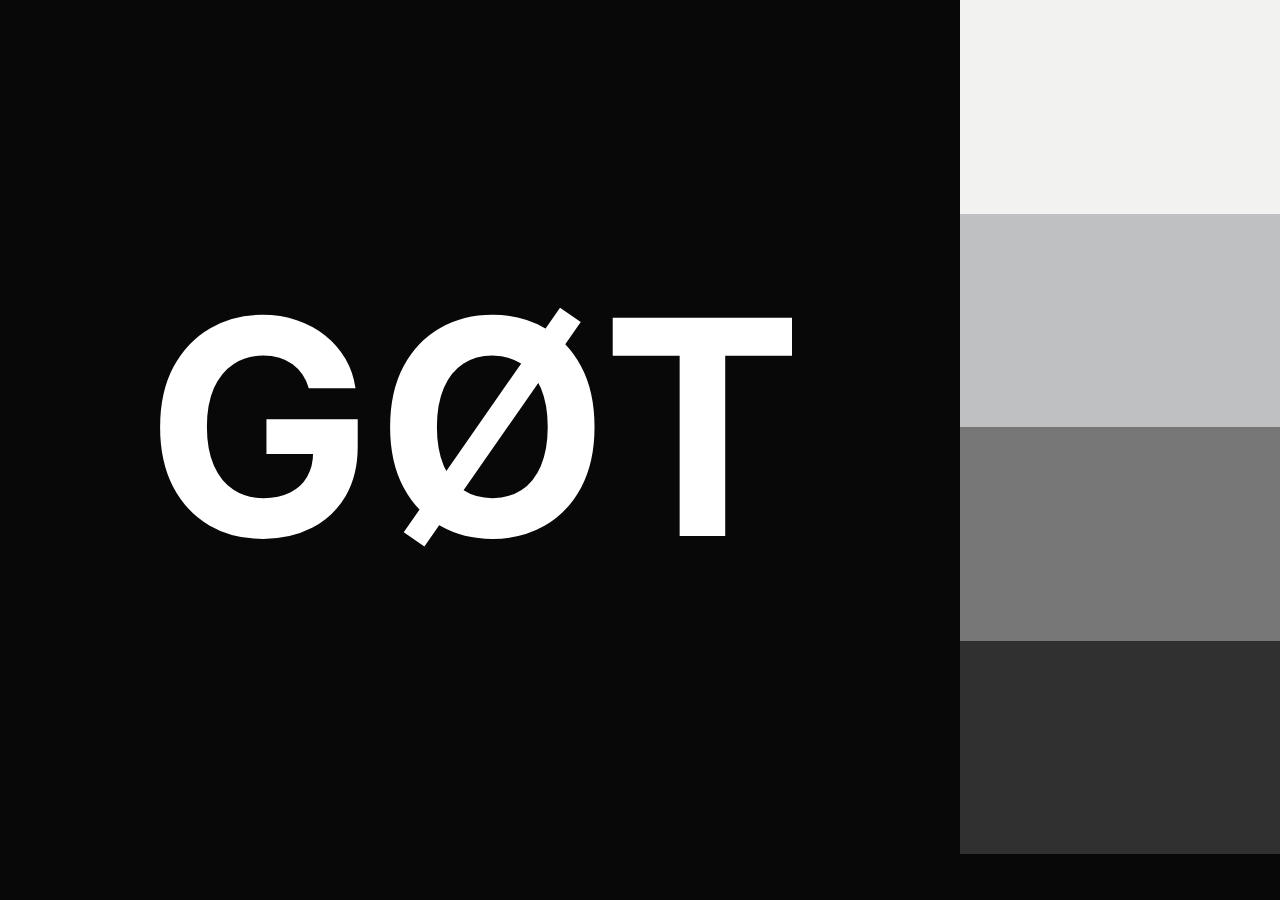
<file: thumbnail.html>
<!DOCTYPE html><html><head><meta charset="utf-8"><link rel="stylesheet" href="styles.css"><style>html,body{margin:0;width:1280px;height:854px;overflow:hidden}.w{display:grid;grid-template-columns:960px 320px;height:854px}.m{background:var(--got-obsidian);display:flex;align-items:center;justify-content:center}.m span{font-family:var(--font-display);font-weight:700;font-size:300px;letter-spacing:.04em;color:var(--got-white);line-height:1}.s{display:grid;grid-template-rows:repeat(4,1fr)}</style></head><body><div class="w"><div class="m"><span>GØT</span></div><div class="s"><div style="background:#F2F2F0"></div><div style="background:#BFC0C2"></div><div style="background:#777777"></div><div style="background:#303030"></div></div></div></body></html>
</file>
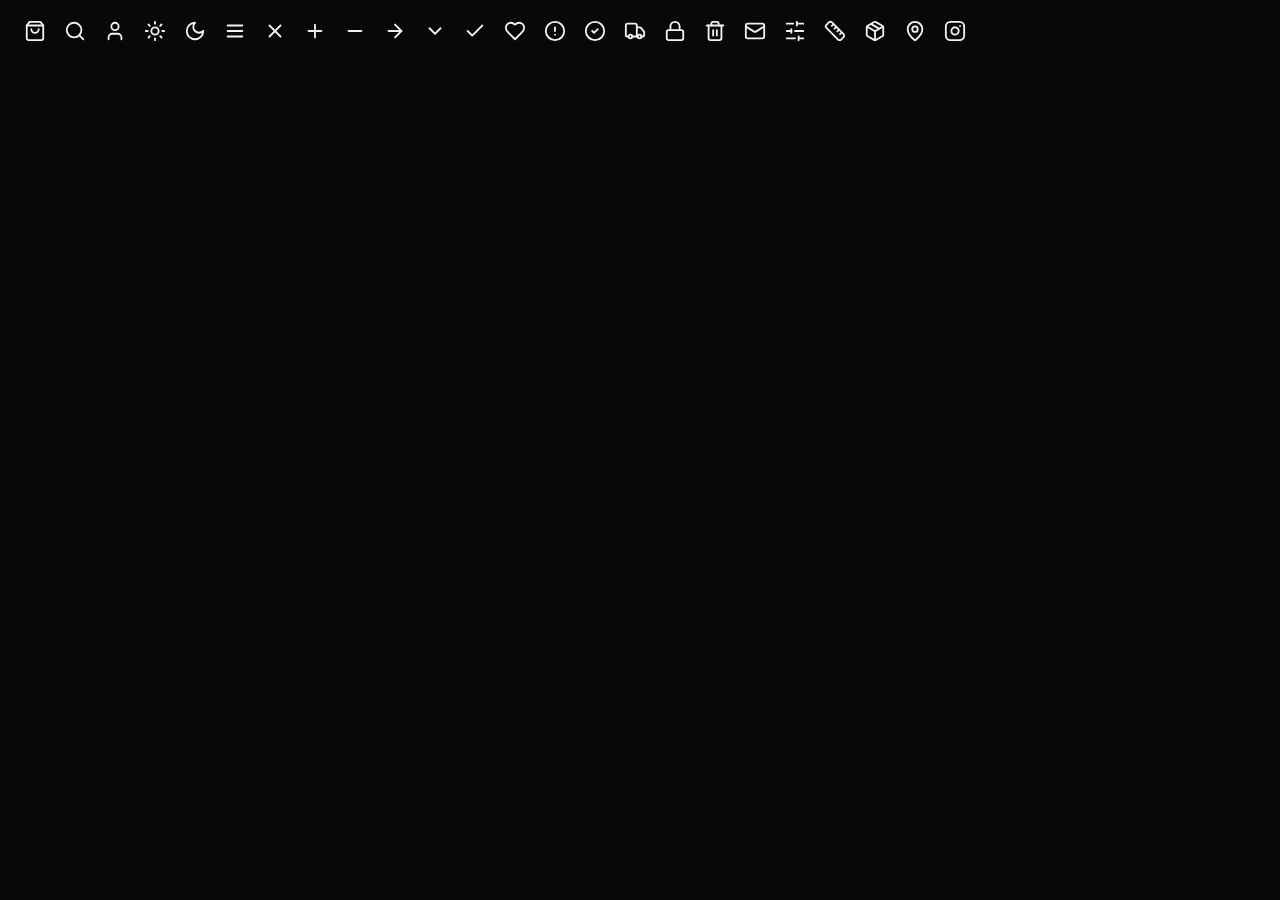
<file: guidelines/brand-iconography.html>
<!-- @dsCard group="Brand" viewport="700x130" name="Iconography" subtitle="Lucide subset, 1.5px square-capped stroke, 20px default — assets/icons/" -->
<!DOCTYPE html><html><head><meta charset="utf-8"><link rel="stylesheet" href="../styles.css"><style>body{padding:20px 24px}.k{font-family:var(--font-mono);font-size:11px;letter-spacing:.1em;text-transform:uppercase;color:var(--got-text-muted)}</style></head><body><div id="i" style="display:flex;flex-wrap:wrap;gap:18px;color:var(--got-text)"></div><script>const n=["shopping-bag","search","user","sun","moon","menu","x","plus","minus","arrow-right","chevron-down","check","heart","circle-alert","circle-check","truck","lock","trash-2","mail","sliders-horizontal","ruler","package","map-pin","instagram"];document.getElementById('i').innerHTML=n.map(x=>'<span style="width:22px;height:22px;background:currentColor;-webkit-mask:url(../assets/icons/'+x+'.svg) center/contain no-repeat;mask:url(../assets/icons/'+x+'.svg) center/contain no-repeat" title="'+x+'"></span>').join('')</script></body></html>
</file>
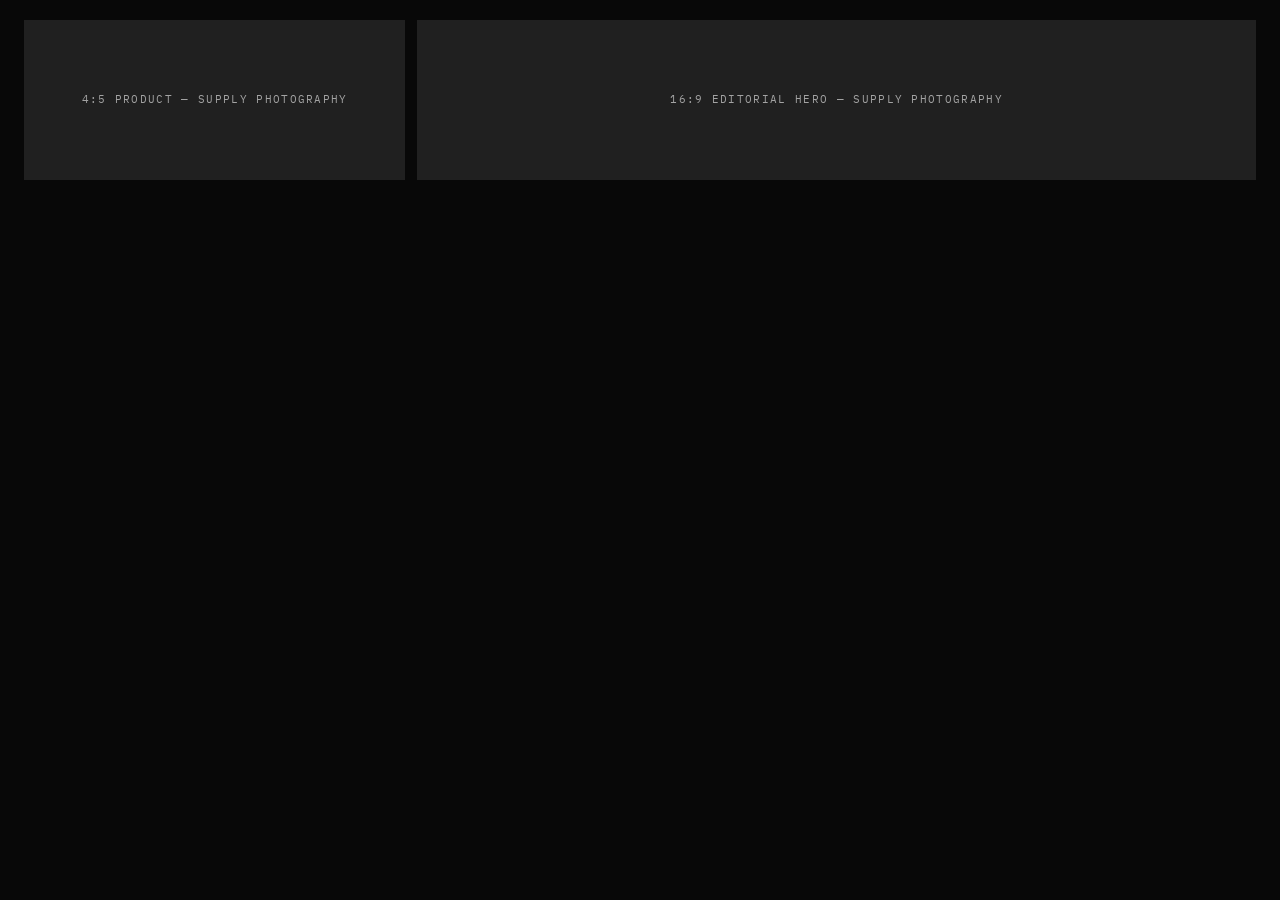
<file: guidelines/brand-imagery.html>
<!-- @dsCard group="Brand" viewport="700x200" name="Imagery slots" subtitle="Real merch only. 4:5 listing, 16:9 / 4:5 hero crops. Low-key, hard shadows, monochrome" -->
<!DOCTYPE html><html><head><meta charset="utf-8"><link rel="stylesheet" href="../styles.css"><style>body{padding:20px 24px}.k{font-family:var(--font-mono);font-size:11px;letter-spacing:.1em;text-transform:uppercase;color:var(--got-text-muted)}</style></head><body><div style="display:grid;grid-template-columns:1fr 2.2fr;gap:12px;height:160px"><div style="position:relative;background:var(--got-surface-2)"><span class="got-ph">4:5 product — supply photography</span></div><div style="position:relative;background:var(--got-surface-2)"><span class="got-ph">16:9 editorial hero — supply photography</span></div></div></body></html>
</file>
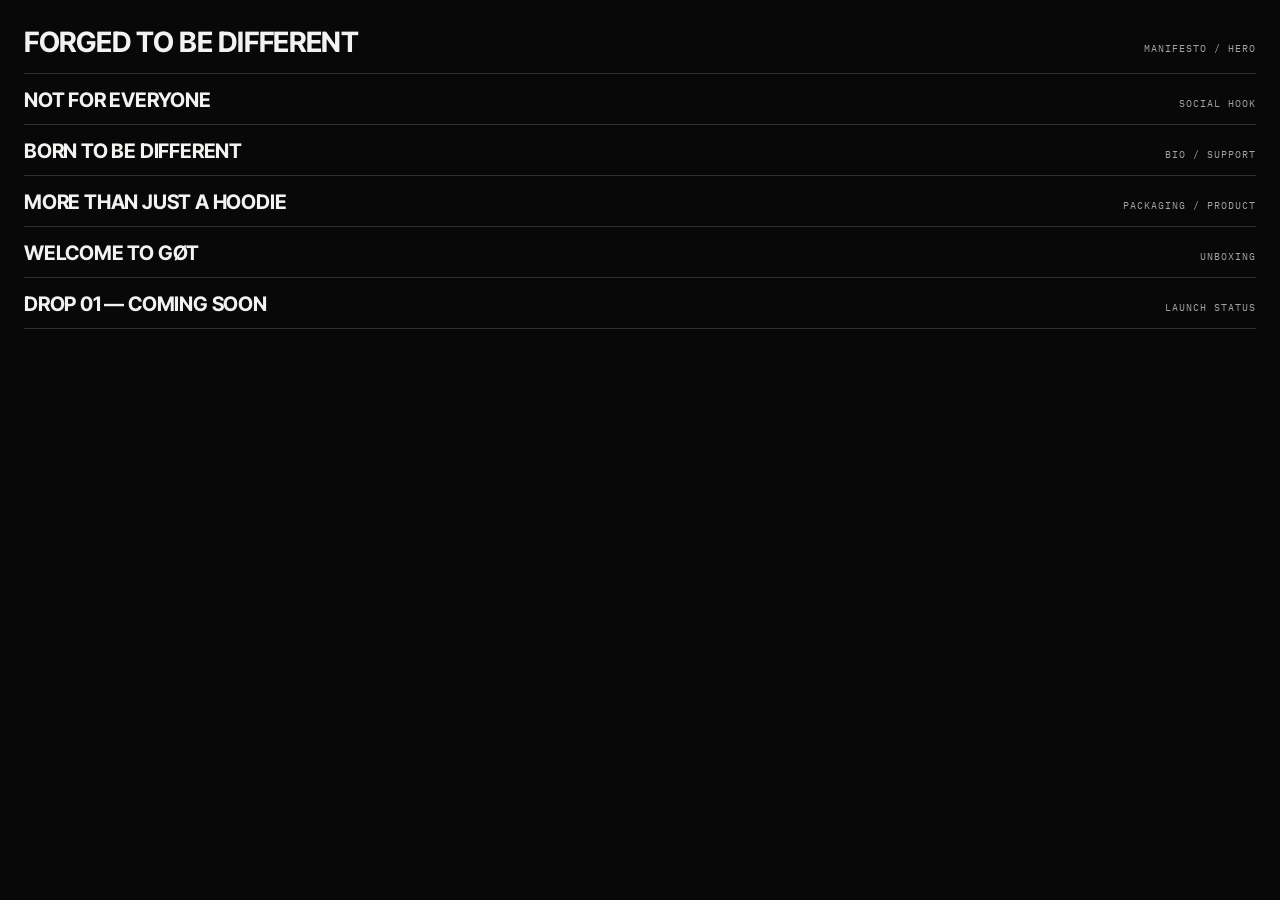
<file: guidelines/brand-lines.html>
<!-- @dsCard group="Brand" viewport="700x240" name="Approved lines" subtitle="Observed copy — use verbatim; don't invent a longer story" -->
<!DOCTYPE html><html><head><meta charset="utf-8"><link rel="stylesheet" href="../styles.css"><style>body{padding:20px 24px}.k{font-family:var(--font-mono);font-size:11px;letter-spacing:.1em;text-transform:uppercase;color:var(--got-text-muted)}</style></head><body><div style="display:flex;flex-direction:column;gap:10px"><div style="display:flex;justify-content:space-between;align-items:baseline;border-bottom:1px solid var(--got-border);padding-bottom:8px"><span style="font-family:var(--font-display);font-weight:700;text-transform:uppercase;letter-spacing:-.01em;font-size:28px">Forged to be different</span><span class="k" style="font-size:10px">Manifesto / hero</span></div><div style="display:flex;justify-content:space-between;align-items:baseline;border-bottom:1px solid var(--got-border);padding-bottom:8px"><span style="font-family:var(--font-display);font-weight:700;text-transform:uppercase;letter-spacing:-.01em;font-size:20px">Not for everyone</span><span class="k" style="font-size:10px">Social hook</span></div><div style="display:flex;justify-content:space-between;align-items:baseline;border-bottom:1px solid var(--got-border);padding-bottom:8px"><span style="font-family:var(--font-display);font-weight:700;text-transform:uppercase;letter-spacing:-.01em;font-size:20px">Born to be different</span><span class="k" style="font-size:10px">Bio / support</span></div><div style="display:flex;justify-content:space-between;align-items:baseline;border-bottom:1px solid var(--got-border);padding-bottom:8px"><span style="font-family:var(--font-display);font-weight:700;text-transform:uppercase;letter-spacing:-.01em;font-size:20px">More than just a hoodie</span><span class="k" style="font-size:10px">Packaging / product</span></div><div style="display:flex;justify-content:space-between;align-items:baseline;border-bottom:1px solid var(--got-border);padding-bottom:8px"><span style="font-family:var(--font-display);font-weight:700;text-transform:uppercase;letter-spacing:-.01em;font-size:20px">Welcome to GØT</span><span class="k" style="font-size:10px">Unboxing</span></div><div style="display:flex;justify-content:space-between;align-items:baseline;border-bottom:1px solid var(--got-border);padding-bottom:8px"><span style="font-family:var(--font-display);font-weight:700;text-transform:uppercase;letter-spacing:-.01em;font-size:20px">Drop 01 — Coming soon</span><span class="k" style="font-size:10px">Launch status</span></div></div></body></html>
</file>
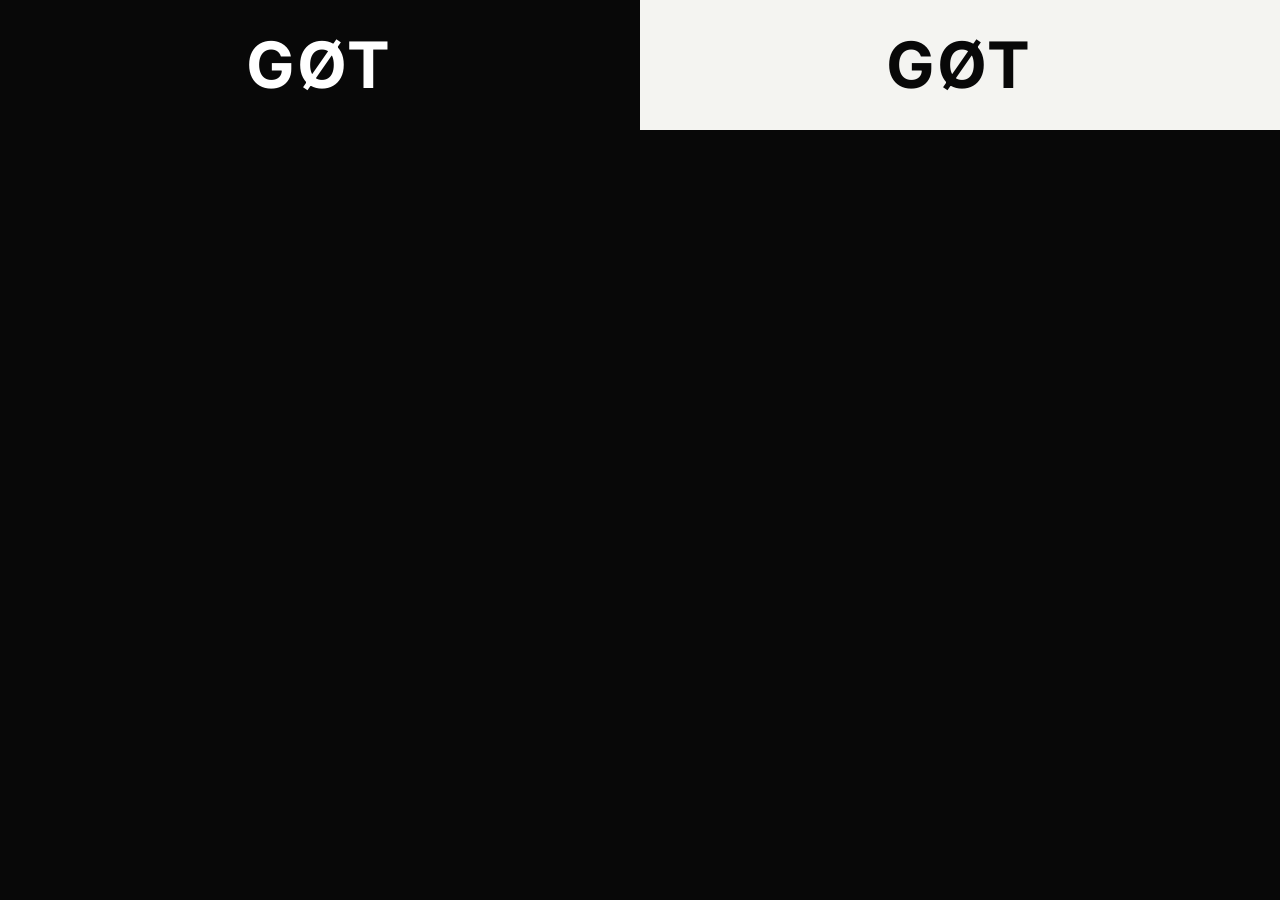
<file: guidelines/brand-wordmark.html>
<!-- @dsCard group="Brand" viewport="700x170" name="Wordmark (typeset placeholder)" subtitle="No vector logo supplied — GØT set in Inter Tight until the sword monogram master arrives" -->
<!DOCTYPE html><html><head><meta charset="utf-8"><link rel="stylesheet" href="../styles.css"><style>body{padding:20px 24px}.k{font-family:var(--font-mono);font-size:11px;letter-spacing:.1em;text-transform:uppercase;color:var(--got-text-muted)}body{padding:0}</style></head><body><div style="display:grid;grid-template-columns:1fr 1fr"><div data-theme="dark" style="background:var(--got-bg);height:130px;display:flex;align-items:center;justify-content:center"><span class="got-wordmark" style="font-size:64px">GØT</span></div><div data-theme="light" style="background:var(--got-bg);height:130px;display:flex;align-items:center;justify-content:center"><span class="got-wordmark" style="font-size:64px">GØT</span></div></div></body></html>
</file>
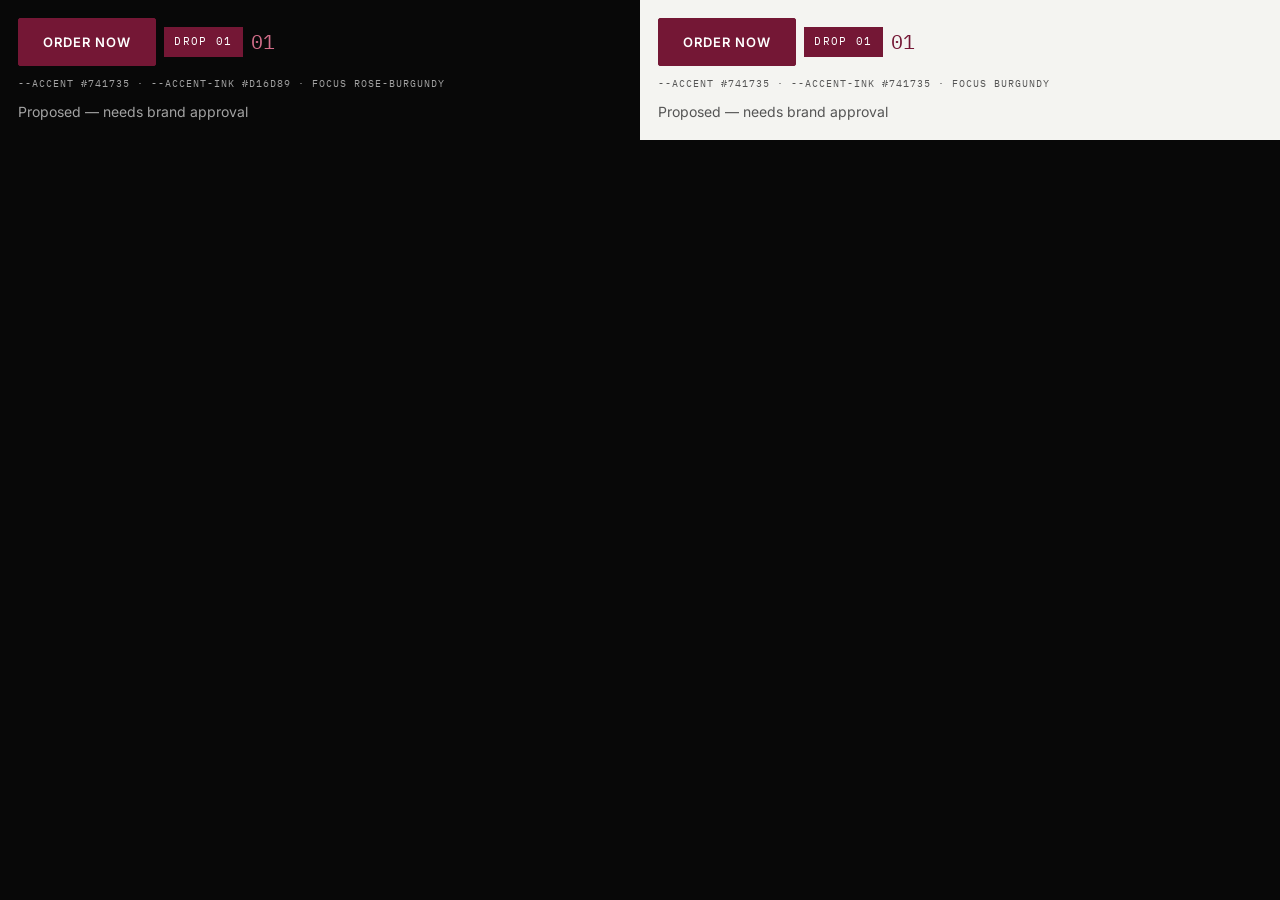
<file: guidelines/colors-accent.html>
<!-- @dsCard group="Colors" viewport="700x150" name="Accent — Burgundy" subtitle="White text on burgundy fills; --accent-ink for text/lines; silver fallback via data-accent" -->
<!DOCTYPE html><html><head><meta charset="utf-8"><link rel="stylesheet" href="../styles.css"><style>body{padding:0}.g{display:grid;grid-template-columns:1fr 1fr}.g>div{padding:18px;background:var(--got-bg);color:var(--got-text);display:flex;flex-direction:column;gap:10px}.k{font-family:var(--font-mono);font-size:10px;letter-spacing:.1em;text-transform:uppercase;color:var(--got-text-muted)}</style></head><body><div class="g"><div data-theme="dark"><div style="display:flex;gap:8px;align-items:center"><span class="got-btn got-btn--primary">Order now</span><span class="hm-chip" style="background:var(--accent);color:var(--on-accent);font-family:var(--font-mono);font-size:11px;padding:6px 10px;letter-spacing:.12em;text-transform:uppercase">Drop 01</span><span style="font-family:var(--font-mono);color:var(--accent-ink);font-size:20px">01</span></div><span class="k">--accent #741735 · --accent-ink #D16D89 · focus rose-burgundy</span><span class="got-small">Proposed — needs brand approval</span></div><div data-theme="light"><div style="display:flex;gap:8px;align-items:center"><span class="got-btn got-btn--primary">Order now</span><span class="hm-chip" style="background:var(--accent);color:var(--on-accent);font-family:var(--font-mono);font-size:11px;padding:6px 10px;letter-spacing:.12em;text-transform:uppercase">Drop 01</span><span style="font-family:var(--font-mono);color:var(--accent-ink);font-size:20px">01</span></div><span class="k">--accent #741735 · --accent-ink #741735 · focus burgundy</span><span class="got-small">Proposed — needs brand approval</span></div></div></body></html>
</file>
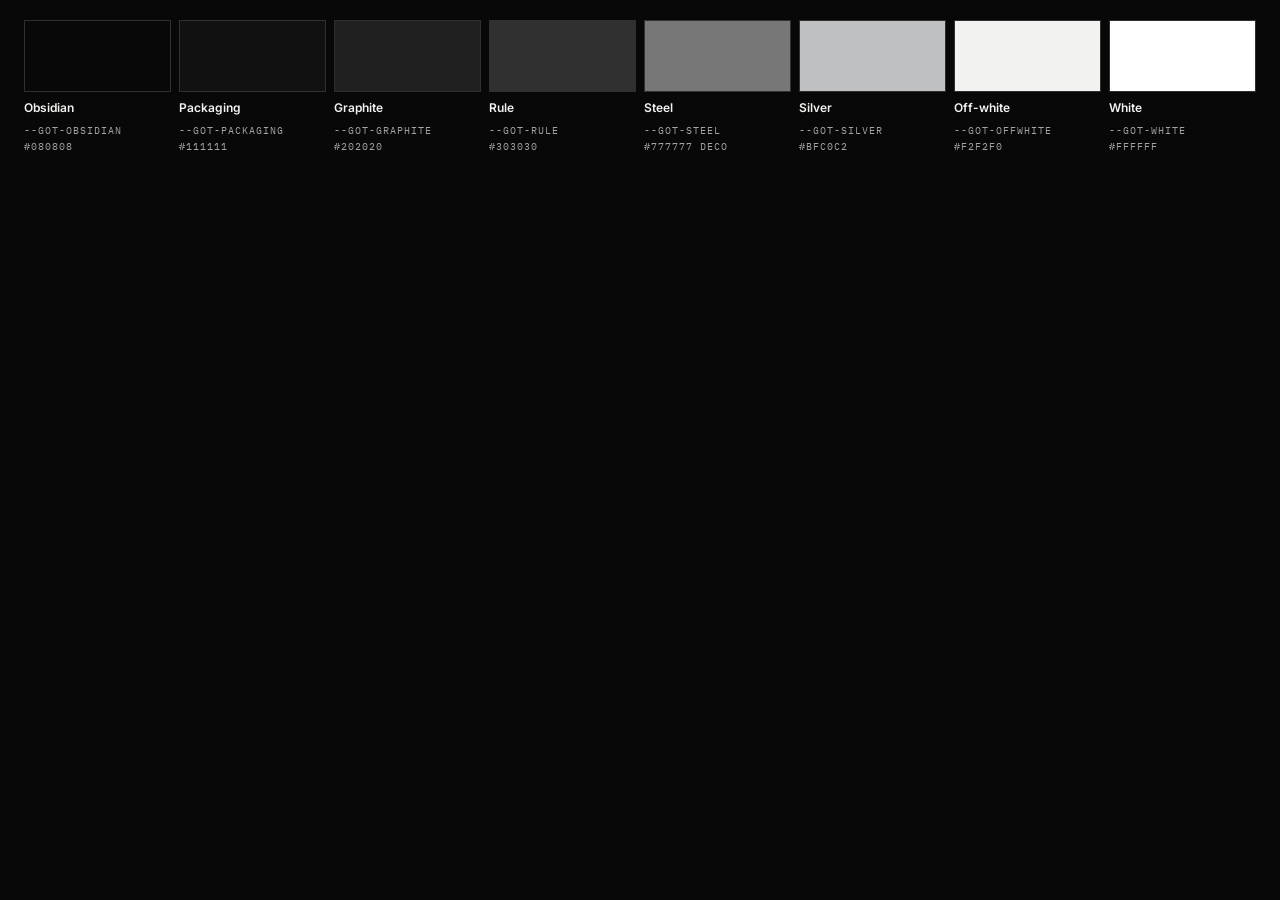
<file: guidelines/colors-brand.html>
<!-- @dsCard group="Colors" viewport="700x170" name="Brand palette" subtitle="Monochrome: obsidian → white, brushed silver accent (~75/20/5)" -->
<!DOCTYPE html><html><head><meta charset="utf-8"><link rel="stylesheet" href="../styles.css"><style>body{padding:20px 24px}.k{font-family:var(--font-mono);font-size:11px;letter-spacing:.1em;text-transform:uppercase;color:var(--got-text-muted)}</style></head><body><div style="display:grid;grid-template-columns:repeat(8,1fr);gap:8px"><div style="display:flex;flex-direction:column;gap:6px"><div style="height:72px;background:var(--got-obsidian);border:1px solid var(--got-border)"></div><div style="font-size:12px;font-weight:600">Obsidian</div><div class="k" style="font-size:10px">--got-obsidian<br>#080808</div></div><div style="display:flex;flex-direction:column;gap:6px"><div style="height:72px;background:var(--got-packaging);border:1px solid var(--got-border)"></div><div style="font-size:12px;font-weight:600">Packaging</div><div class="k" style="font-size:10px">--got-packaging<br>#111111</div></div><div style="display:flex;flex-direction:column;gap:6px"><div style="height:72px;background:var(--got-graphite);border:1px solid var(--got-border)"></div><div style="font-size:12px;font-weight:600">Graphite</div><div class="k" style="font-size:10px">--got-graphite<br>#202020</div></div><div style="display:flex;flex-direction:column;gap:6px"><div style="height:72px;background:var(--got-rule);border:1px solid var(--got-border)"></div><div style="font-size:12px;font-weight:600">Rule</div><div class="k" style="font-size:10px">--got-rule<br>#303030</div></div><div style="display:flex;flex-direction:column;gap:6px"><div style="height:72px;background:var(--got-steel);border:1px solid var(--got-border)"></div><div style="font-size:12px;font-weight:600">Steel</div><div class="k" style="font-size:10px">--got-steel<br>#777777 deco</div></div><div style="display:flex;flex-direction:column;gap:6px"><div style="height:72px;background:var(--got-silver);border:1px solid var(--got-border)"></div><div style="font-size:12px;font-weight:600">Silver</div><div class="k" style="font-size:10px">--got-silver<br>#BFC0C2</div></div><div style="display:flex;flex-direction:column;gap:6px"><div style="height:72px;background:var(--got-offwhite);border:1px solid var(--got-border)"></div><div style="font-size:12px;font-weight:600">Off-white</div><div class="k" style="font-size:10px">--got-offwhite<br>#F2F2F0</div></div><div style="display:flex;flex-direction:column;gap:6px"><div style="height:72px;background:var(--got-white);border:1px solid var(--got-border)"></div><div style="font-size:12px;font-weight:600">White</div><div class="k" style="font-size:10px">--got-white<br>#FFFFFF</div></div></div></body></html>
</file>
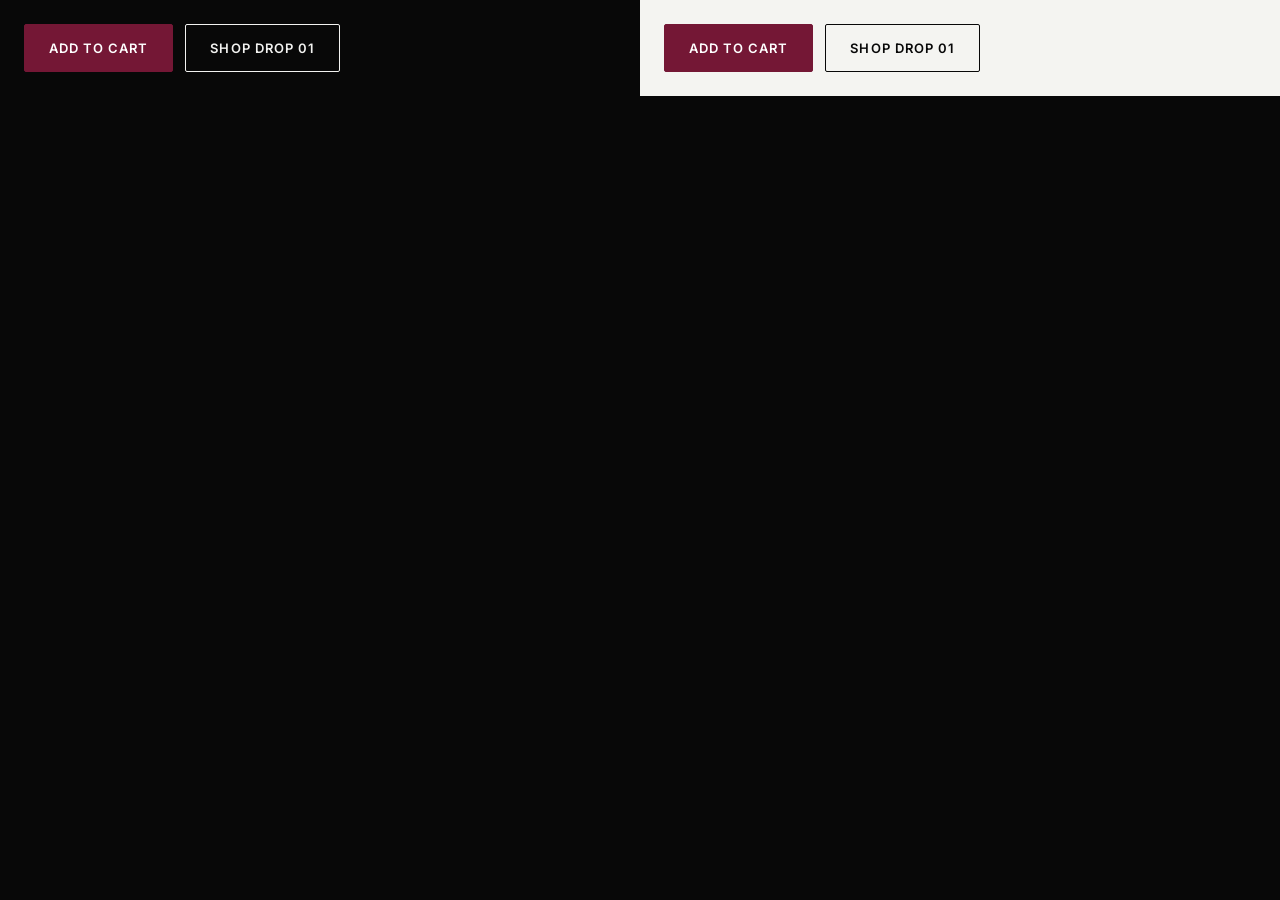
<file: guidelines/colors-cta.html>
<!-- @dsCard group="Colors" viewport="700x120" name="CTA inversion" subtitle="Primary action is the inverse of the canvas in both themes" -->
<!DOCTYPE html><html><head><meta charset="utf-8"><link rel="stylesheet" href="../styles.css"><style>body{padding:20px 24px}.k{font-family:var(--font-mono);font-size:11px;letter-spacing:.1em;text-transform:uppercase;color:var(--got-text-muted)}body{padding:0}</style></head><body><div style="display:grid;grid-template-columns:1fr 1fr"><div data-theme="dark" style="background:var(--got-bg);padding:24px;display:flex;gap:12px;align-items:center"><span class="got-btn got-btn--primary">Add to cart</span><span class="got-btn got-btn--secondary">Shop Drop 01</span></div><div data-theme="light" style="background:var(--got-bg);padding:24px;display:flex;gap:12px;align-items:center"><span class="got-btn got-btn--primary">Add to cart</span><span class="got-btn got-btn--secondary">Shop Drop 01</span></div></div></body></html>
</file>
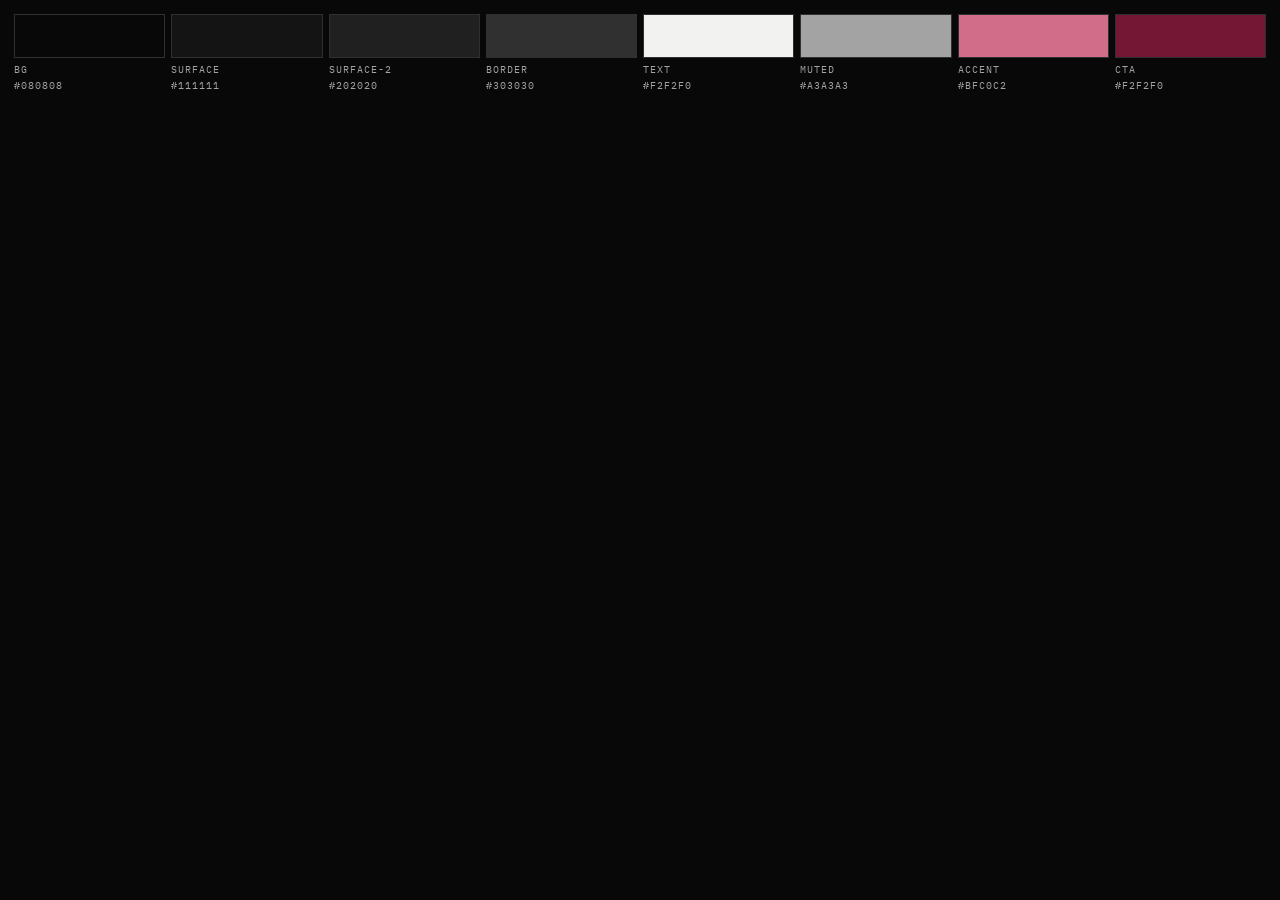
<file: guidelines/colors-semantic-dark.html>
<!-- @dsCard group="Colors" viewport="700x130" name="Semantic — dark (default)" subtitle=":root — the cinematic primary identity" -->
<!DOCTYPE html><html><head><meta charset="utf-8"><link rel="stylesheet" href="../styles.css"><style>body{padding:20px 24px}.k{font-family:var(--font-mono);font-size:11px;letter-spacing:.1em;text-transform:uppercase;color:var(--got-text-muted)}body{padding:0}</style></head><body><div data-theme="dark" style="background:var(--got-bg);padding:14px;display:grid;grid-template-columns:repeat(8,1fr);gap:6px"><div style="display:flex;flex-direction:column;gap:4px"><div style="height:44px;background:var(--got-bg);border:1px solid var(--got-border)"></div><div class="k" style="font-size:10px;color:var(--got-text-muted)">bg<br>#080808</div></div><div style="display:flex;flex-direction:column;gap:4px"><div style="height:44px;background:var(--got-surface);border:1px solid var(--got-border)"></div><div class="k" style="font-size:10px;color:var(--got-text-muted)">surface<br>#111111</div></div><div style="display:flex;flex-direction:column;gap:4px"><div style="height:44px;background:var(--got-surface-2);border:1px solid var(--got-border)"></div><div class="k" style="font-size:10px;color:var(--got-text-muted)">surface-2<br>#202020</div></div><div style="display:flex;flex-direction:column;gap:4px"><div style="height:44px;background:var(--got-border);border:1px solid var(--got-border)"></div><div class="k" style="font-size:10px;color:var(--got-text-muted)">border<br>#303030</div></div><div style="display:flex;flex-direction:column;gap:4px"><div style="height:44px;background:var(--got-text);border:1px solid var(--got-border)"></div><div class="k" style="font-size:10px;color:var(--got-text-muted)">text<br>#F2F2F0</div></div><div style="display:flex;flex-direction:column;gap:4px"><div style="height:44px;background:var(--got-text-muted);border:1px solid var(--got-border)"></div><div class="k" style="font-size:10px;color:var(--got-text-muted)">muted<br>#A3A3A3</div></div><div style="display:flex;flex-direction:column;gap:4px"><div style="height:44px;background:var(--got-accent);border:1px solid var(--got-border)"></div><div class="k" style="font-size:10px;color:var(--got-text-muted)">accent<br>#BFC0C2</div></div><div style="display:flex;flex-direction:column;gap:4px"><div style="height:44px;background:var(--got-cta-bg);border:1px solid var(--got-border)"></div><div class="k" style="font-size:10px;color:var(--got-text-muted)">cta<br>#F2F2F0</div></div></div></body></html>
</file>
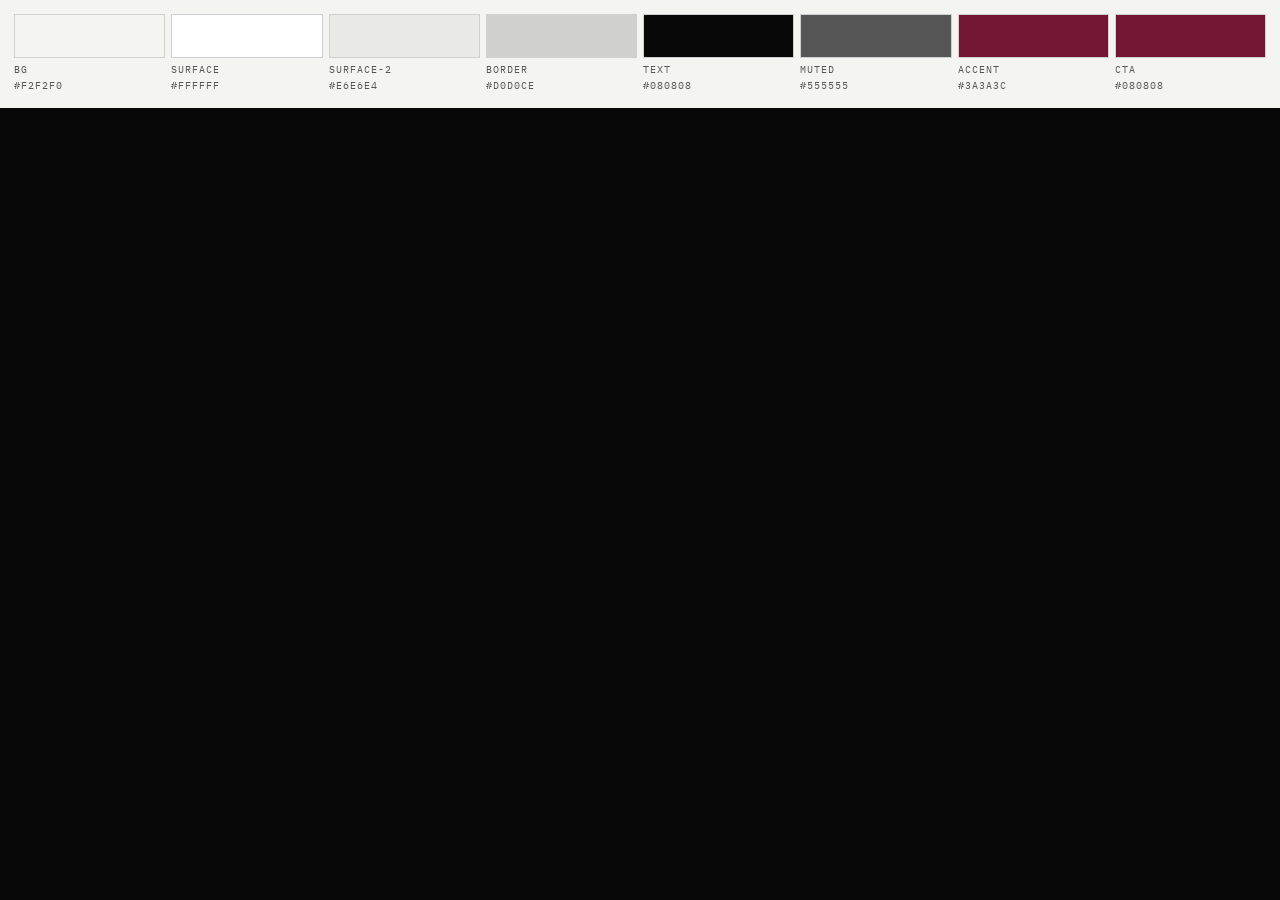
<file: guidelines/colors-semantic-light.html>
<!-- @dsCard group="Colors" viewport="700x130" name="Semantic — light" subtitle="[data-theme=light] — off-white canvas, same personality" -->
<!DOCTYPE html><html><head><meta charset="utf-8"><link rel="stylesheet" href="../styles.css"><style>body{padding:20px 24px}.k{font-family:var(--font-mono);font-size:11px;letter-spacing:.1em;text-transform:uppercase;color:var(--got-text-muted)}body{padding:0}</style></head><body><div data-theme="light" style="background:var(--got-bg);padding:14px;display:grid;grid-template-columns:repeat(8,1fr);gap:6px"><div style="display:flex;flex-direction:column;gap:4px"><div style="height:44px;background:var(--got-bg);border:1px solid var(--got-border)"></div><div class="k" style="font-size:10px;color:var(--got-text-muted)">bg<br>#F2F2F0</div></div><div style="display:flex;flex-direction:column;gap:4px"><div style="height:44px;background:var(--got-surface);border:1px solid var(--got-border)"></div><div class="k" style="font-size:10px;color:var(--got-text-muted)">surface<br>#FFFFFF</div></div><div style="display:flex;flex-direction:column;gap:4px"><div style="height:44px;background:var(--got-surface-2);border:1px solid var(--got-border)"></div><div class="k" style="font-size:10px;color:var(--got-text-muted)">surface-2<br>#E6E6E4</div></div><div style="display:flex;flex-direction:column;gap:4px"><div style="height:44px;background:var(--got-border);border:1px solid var(--got-border)"></div><div class="k" style="font-size:10px;color:var(--got-text-muted)">border<br>#D0D0CE</div></div><div style="display:flex;flex-direction:column;gap:4px"><div style="height:44px;background:var(--got-text);border:1px solid var(--got-border)"></div><div class="k" style="font-size:10px;color:var(--got-text-muted)">text<br>#080808</div></div><div style="display:flex;flex-direction:column;gap:4px"><div style="height:44px;background:var(--got-text-muted);border:1px solid var(--got-border)"></div><div class="k" style="font-size:10px;color:var(--got-text-muted)">muted<br>#555555</div></div><div style="display:flex;flex-direction:column;gap:4px"><div style="height:44px;background:var(--got-accent);border:1px solid var(--got-border)"></div><div class="k" style="font-size:10px;color:var(--got-text-muted)">accent<br>#3A3A3C</div></div><div style="display:flex;flex-direction:column;gap:4px"><div style="height:44px;background:var(--got-cta-bg);border:1px solid var(--got-border)"></div><div class="k" style="font-size:10px;color:var(--got-text-muted)">cta<br>#080808</div></div></div></body></html>
</file>
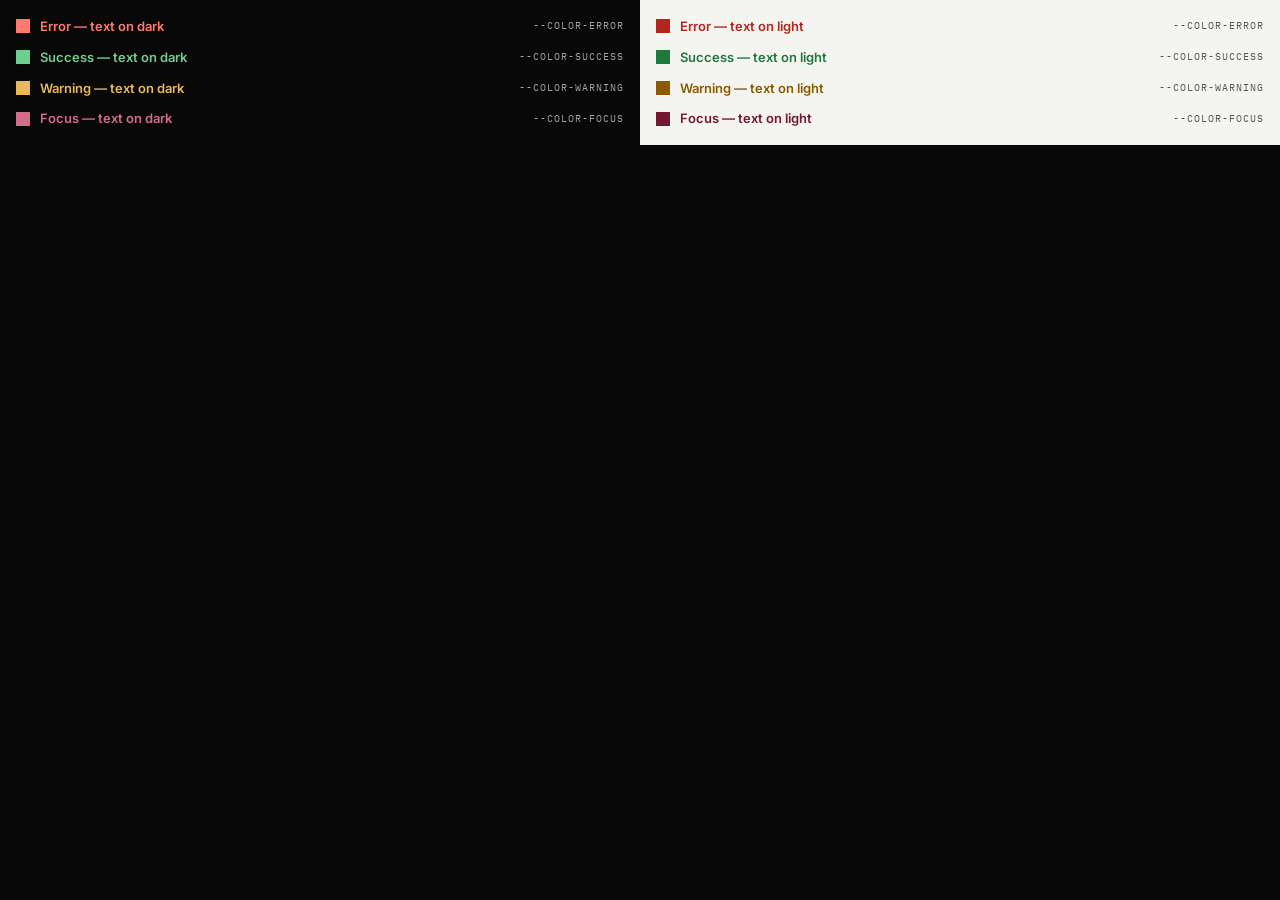
<file: guidelines/colors-status.html>
<!-- @dsCard group="Colors" viewport="700x170" name="Status colors" subtitle="Per-theme error / success / warning / focus — always paired with icon + text" -->
<!DOCTYPE html><html><head><meta charset="utf-8"><link rel="stylesheet" href="../styles.css"><style>body{padding:20px 24px}.k{font-family:var(--font-mono);font-size:11px;letter-spacing:.1em;text-transform:uppercase;color:var(--got-text-muted)}body{padding:0}</style></head><body><div style="display:grid;grid-template-columns:1fr 1fr"><div data-theme="dark" style="background:var(--got-bg);color:var(--got-text);padding:16px;display:flex;flex-direction:column;gap:10px"><div style="display:flex;align-items:center;gap:10px"><span style="width:14px;height:14px;background:var(--color-error)"></span><span style="font-size:13px;color:var(--color-error);font-weight:600">Error — text on dark</span><span class="k" style="margin-left:auto;font-size:10px">--color-error</span></div><div style="display:flex;align-items:center;gap:10px"><span style="width:14px;height:14px;background:var(--color-success)"></span><span style="font-size:13px;color:var(--color-success);font-weight:600">Success — text on dark</span><span class="k" style="margin-left:auto;font-size:10px">--color-success</span></div><div style="display:flex;align-items:center;gap:10px"><span style="width:14px;height:14px;background:var(--color-warning)"></span><span style="font-size:13px;color:var(--color-warning);font-weight:600">Warning — text on dark</span><span class="k" style="margin-left:auto;font-size:10px">--color-warning</span></div><div style="display:flex;align-items:center;gap:10px"><span style="width:14px;height:14px;background:var(--color-focus)"></span><span style="font-size:13px;color:var(--color-focus);font-weight:600">Focus — text on dark</span><span class="k" style="margin-left:auto;font-size:10px">--color-focus</span></div></div><div data-theme="light" style="background:var(--got-bg);color:var(--got-text);padding:16px;display:flex;flex-direction:column;gap:10px"><div style="display:flex;align-items:center;gap:10px"><span style="width:14px;height:14px;background:var(--color-error)"></span><span style="font-size:13px;color:var(--color-error);font-weight:600">Error — text on light</span><span class="k" style="margin-left:auto;font-size:10px">--color-error</span></div><div style="display:flex;align-items:center;gap:10px"><span style="width:14px;height:14px;background:var(--color-success)"></span><span style="font-size:13px;color:var(--color-success);font-weight:600">Success — text on light</span><span class="k" style="margin-left:auto;font-size:10px">--color-success</span></div><div style="display:flex;align-items:center;gap:10px"><span style="width:14px;height:14px;background:var(--color-warning)"></span><span style="font-size:13px;color:var(--color-warning);font-weight:600">Warning — text on light</span><span class="k" style="margin-left:auto;font-size:10px">--color-warning</span></div><div style="display:flex;align-items:center;gap:10px"><span style="width:14px;height:14px;background:var(--color-focus)"></span><span style="font-size:13px;color:var(--color-focus);font-weight:600">Focus — text on light</span><span class="k" style="margin-left:auto;font-size:10px">--color-focus</span></div></div></div></body></html>
</file>
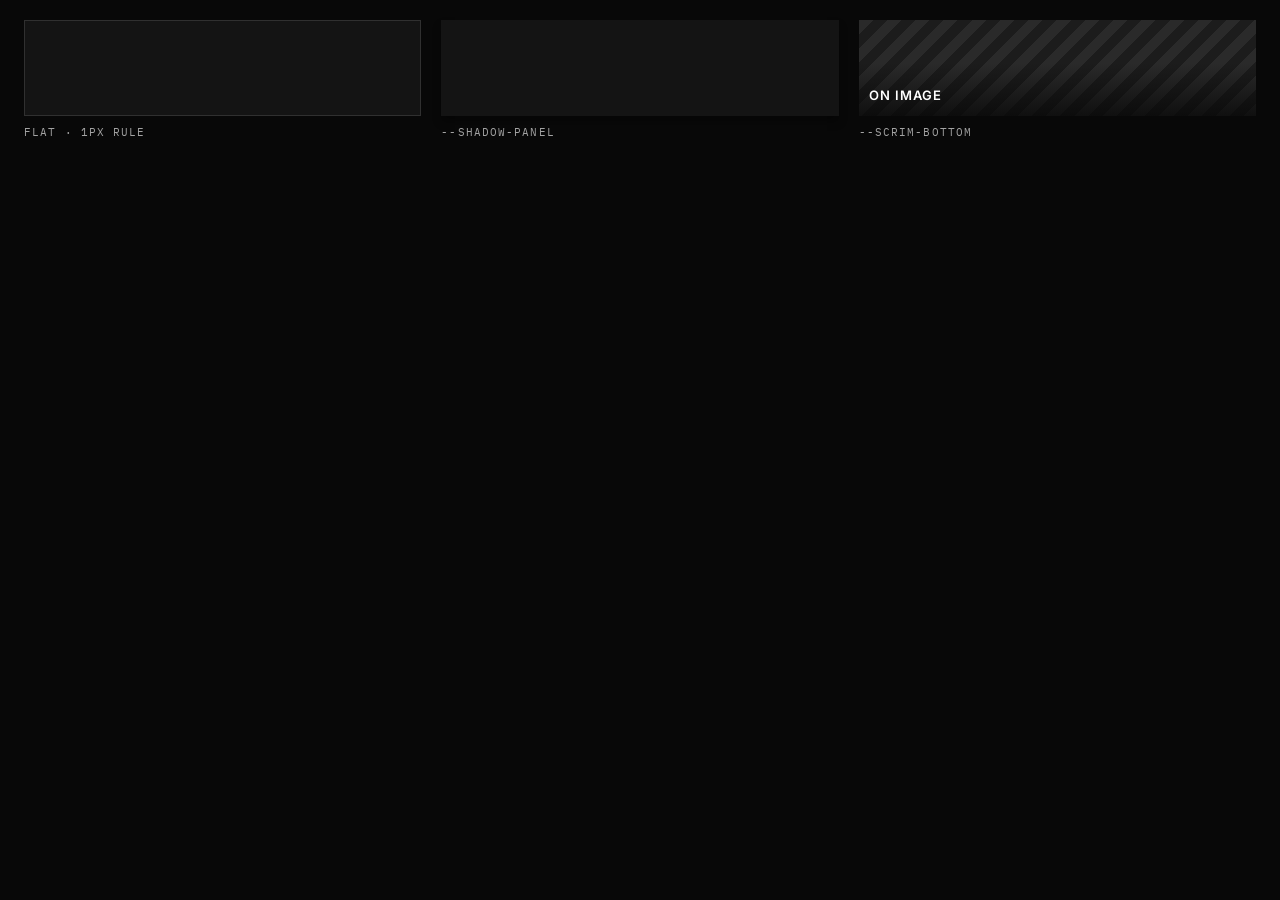
<file: guidelines/effects-elevation.html>
<!-- @dsCard group="Effects" viewport="700x170" name="Elevation & scrims" subtitle="Flat by default; one panel shadow for overlays; bottom scrim on photos" -->
<!DOCTYPE html><html><head><meta charset="utf-8"><link rel="stylesheet" href="../styles.css"><style>body{padding:20px 24px}.k{font-family:var(--font-mono);font-size:11px;letter-spacing:.1em;text-transform:uppercase;color:var(--got-text-muted)}</style></head><body><div style="display:grid;grid-template-columns:repeat(3,1fr);gap:20px"><div style="display:flex;flex-direction:column;gap:8px"><div style="height:96px;background:var(--got-surface);border:1px solid var(--got-border)"></div><span class="k">Flat · 1px rule</span></div><div style="display:flex;flex-direction:column;gap:8px"><div style="height:96px;background:var(--got-surface);box-shadow:var(--shadow-panel)"></div><span class="k">--shadow-panel</span></div><div style="display:flex;flex-direction:column;gap:8px"><div style="height:96px;position:relative;background:repeating-linear-gradient(135deg,#2a2a2a 0 10px,#1c1c1c 10px 20px)"><div style="position:absolute;inset:0;background:var(--scrim-bottom)"></div><span class="got-label" style="position:absolute;left:10px;bottom:10px;color:var(--color-on-image)">On image</span></div><span class="k">--scrim-bottom</span></div></div></body></html>
</file>
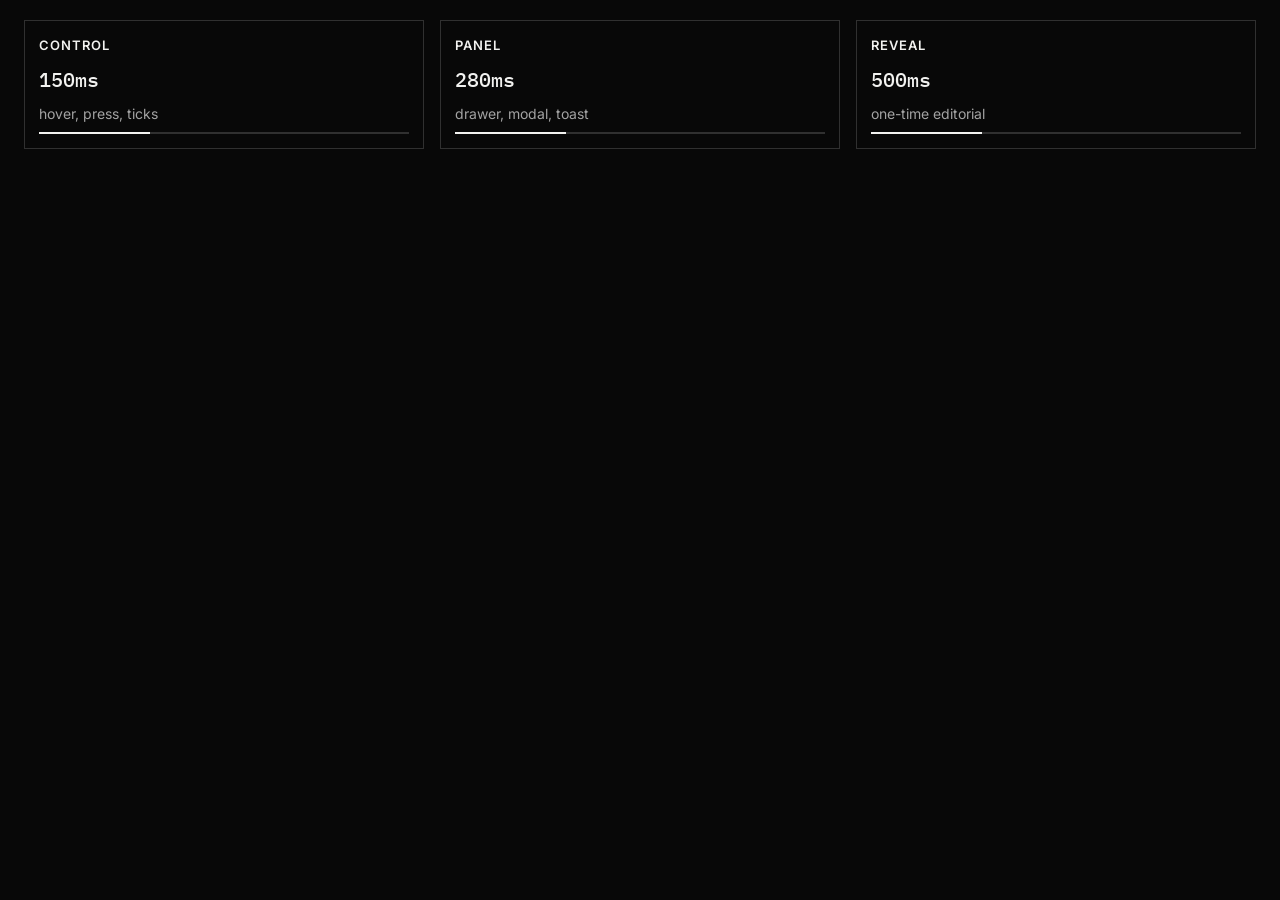
<file: guidelines/effects-motion.html>
<!-- @dsCard group="Effects" viewport="700x150" name="Motion" subtitle="Precise, mechanical: cubic-bezier(.2,.7,.2,1); 150 / 280 / 500ms; reduced-motion → 0" -->
<!DOCTYPE html><html><head><meta charset="utf-8"><link rel="stylesheet" href="../styles.css"><style>body{padding:20px 24px}.k{font-family:var(--font-mono);font-size:11px;letter-spacing:.1em;text-transform:uppercase;color:var(--got-text-muted)}.bar{position:absolute;inset:0;width:30%;background:var(--got-text);animation:mv 1.8s cubic-bezier(.2,.7,.2,1) infinite alternate}@keyframes mv{to{transform:translateX(233%)}}</style></head><body><div style="display:grid;grid-template-columns:repeat(3,1fr);gap:16px"><div style="border:1px solid var(--got-border);padding:14px;display:flex;flex-direction:column;gap:8px"><span class="got-label">Control</span><span class="got-price" style="font-size:20px">150ms</span><span class="got-small">hover, press, ticks</span><div style="height:2px;background:var(--got-border);position:relative;overflow:hidden"><div class="bar" style="animation-duration:1.2s"></div></div></div><div style="border:1px solid var(--got-border);padding:14px;display:flex;flex-direction:column;gap:8px"><span class="got-label">Panel</span><span class="got-price" style="font-size:20px">280ms</span><span class="got-small">drawer, modal, toast</span><div style="height:2px;background:var(--got-border);position:relative;overflow:hidden"><div class="bar" style="animation-duration:1.8s"></div></div></div><div style="border:1px solid var(--got-border);padding:14px;display:flex;flex-direction:column;gap:8px"><span class="got-label">Reveal</span><span class="got-price" style="font-size:20px">500ms</span><span class="got-small">one-time editorial</span><div style="height:2px;background:var(--got-border);position:relative;overflow:hidden"><div class="bar" style="animation-duration:2.6s"></div></div></div></div></body></html>
</file>
<file: styles.css>
@import "tokens/fonts.css";
@import "tokens/colors.css";
@import "tokens/typography.css";
@import "tokens/spacing.css";
@import "tokens/effects.css";
@import "tokens/base.css";
@import "components/components.css?v=20261122-components1";
</file>
